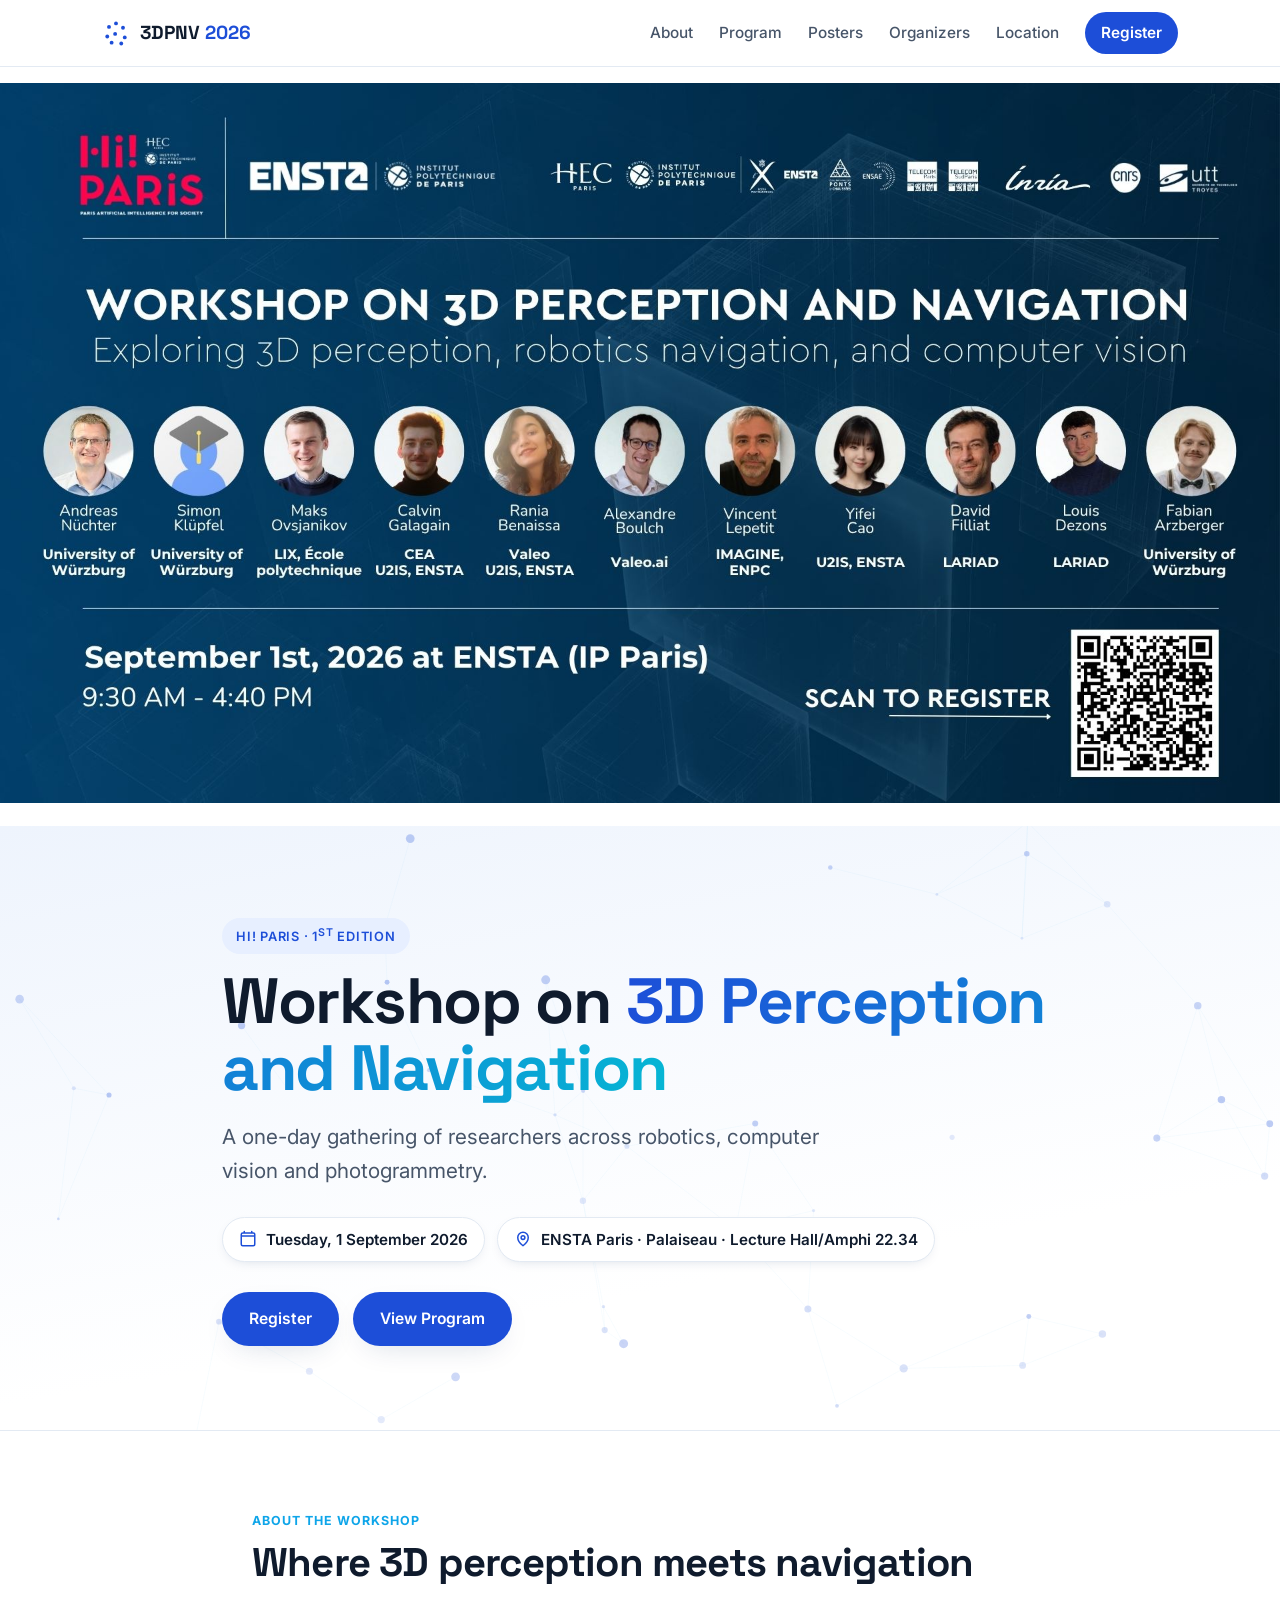
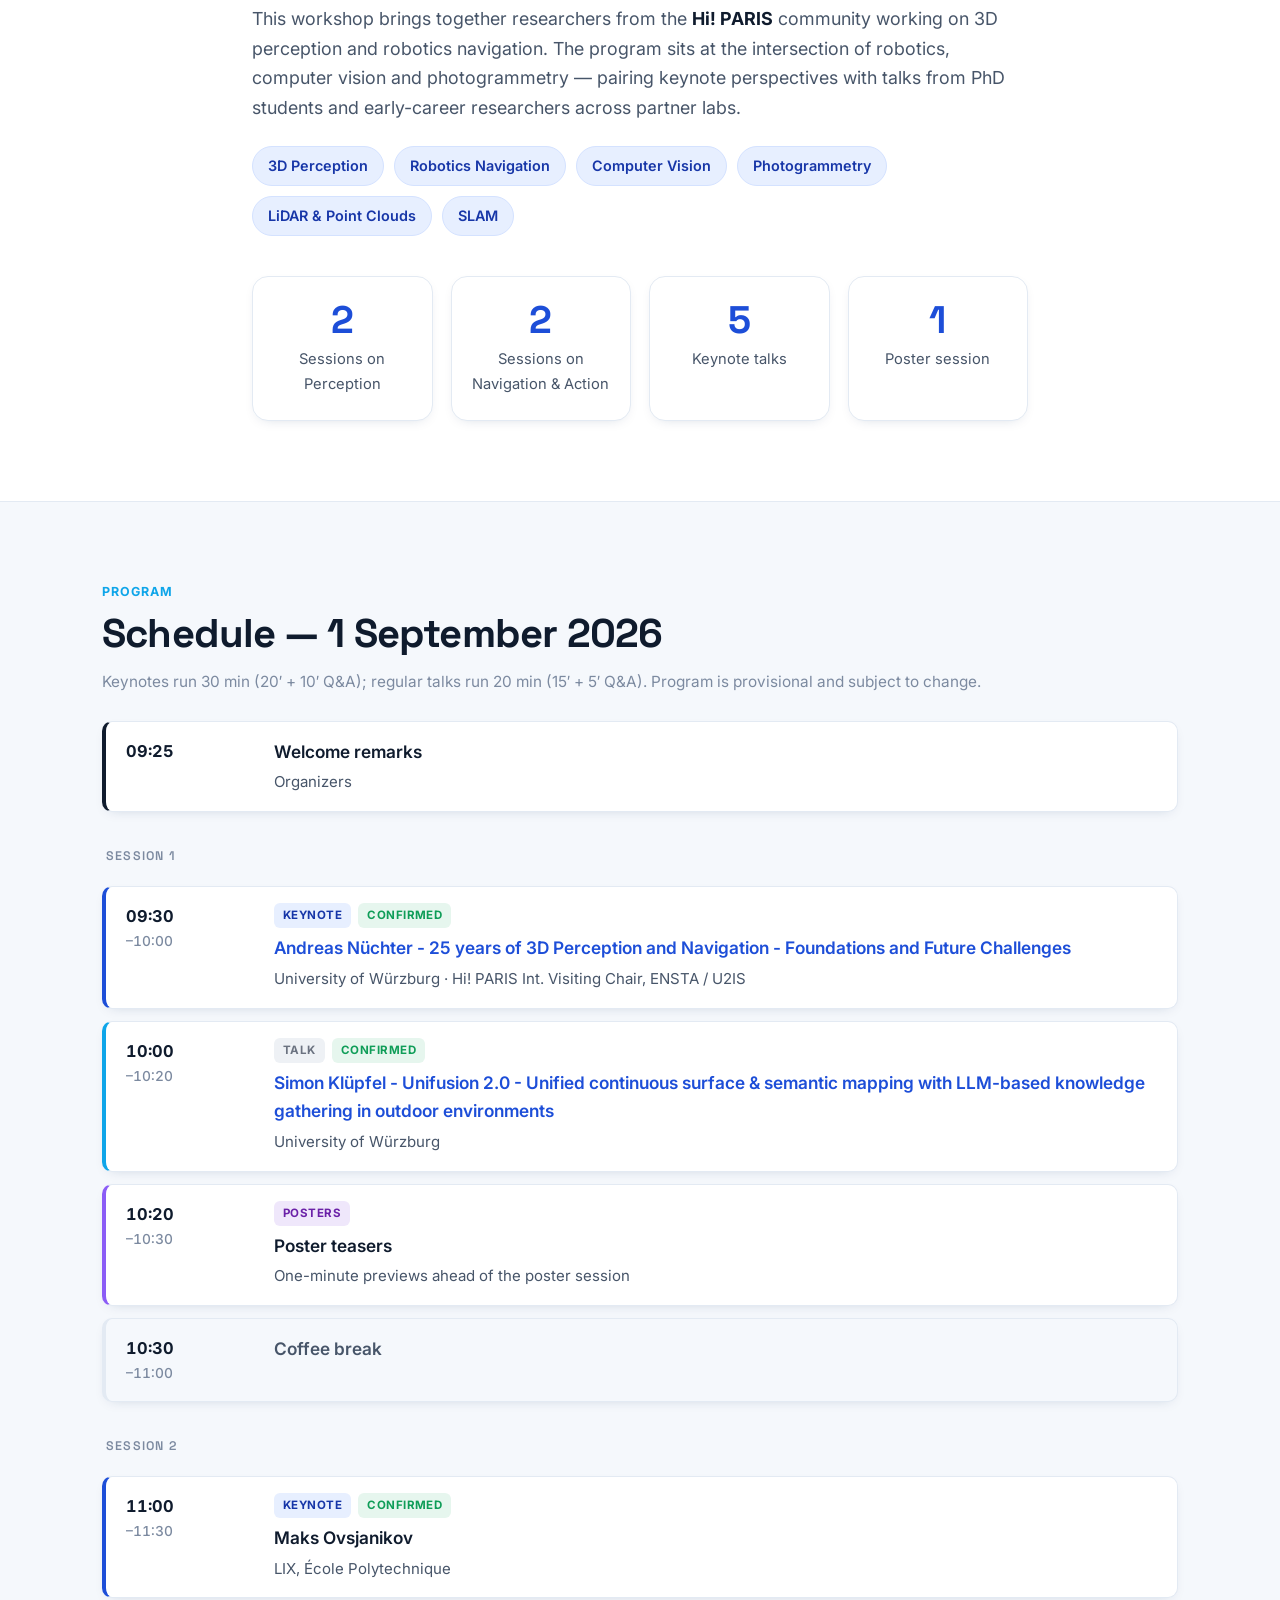
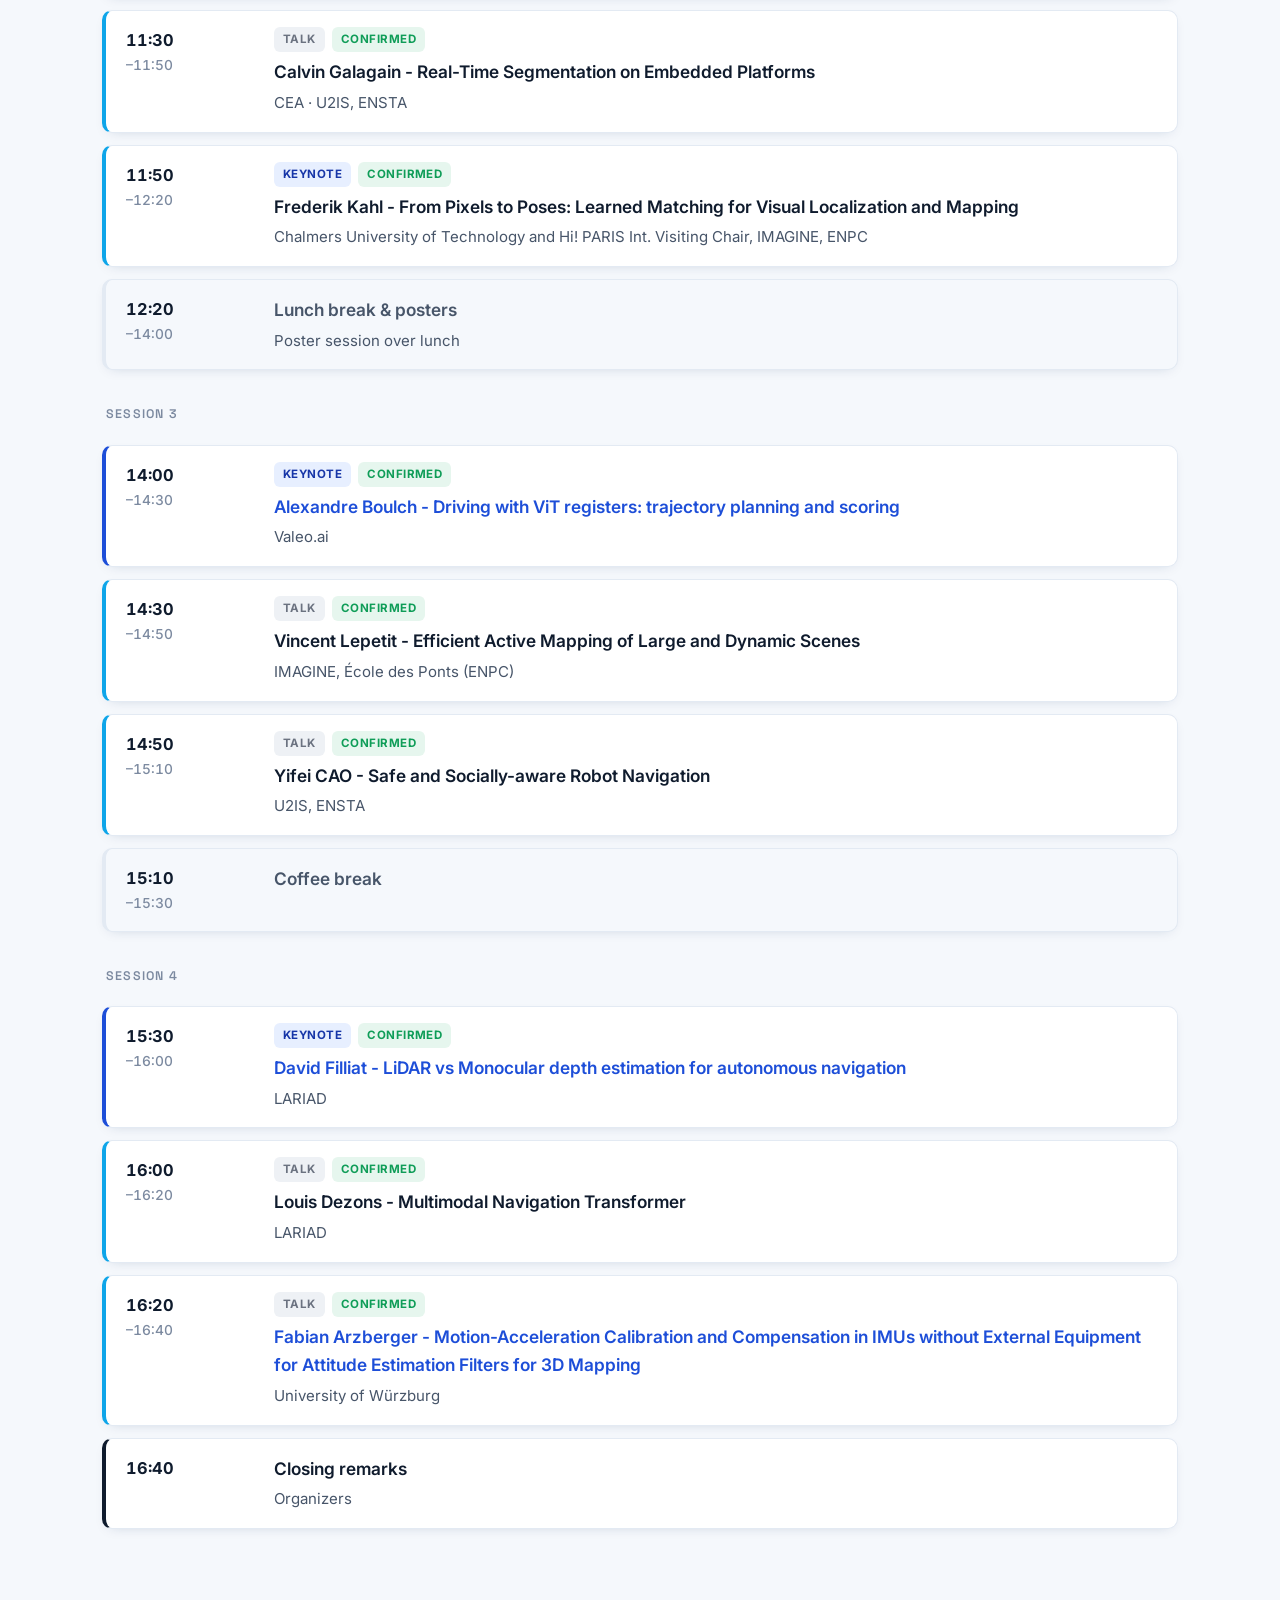
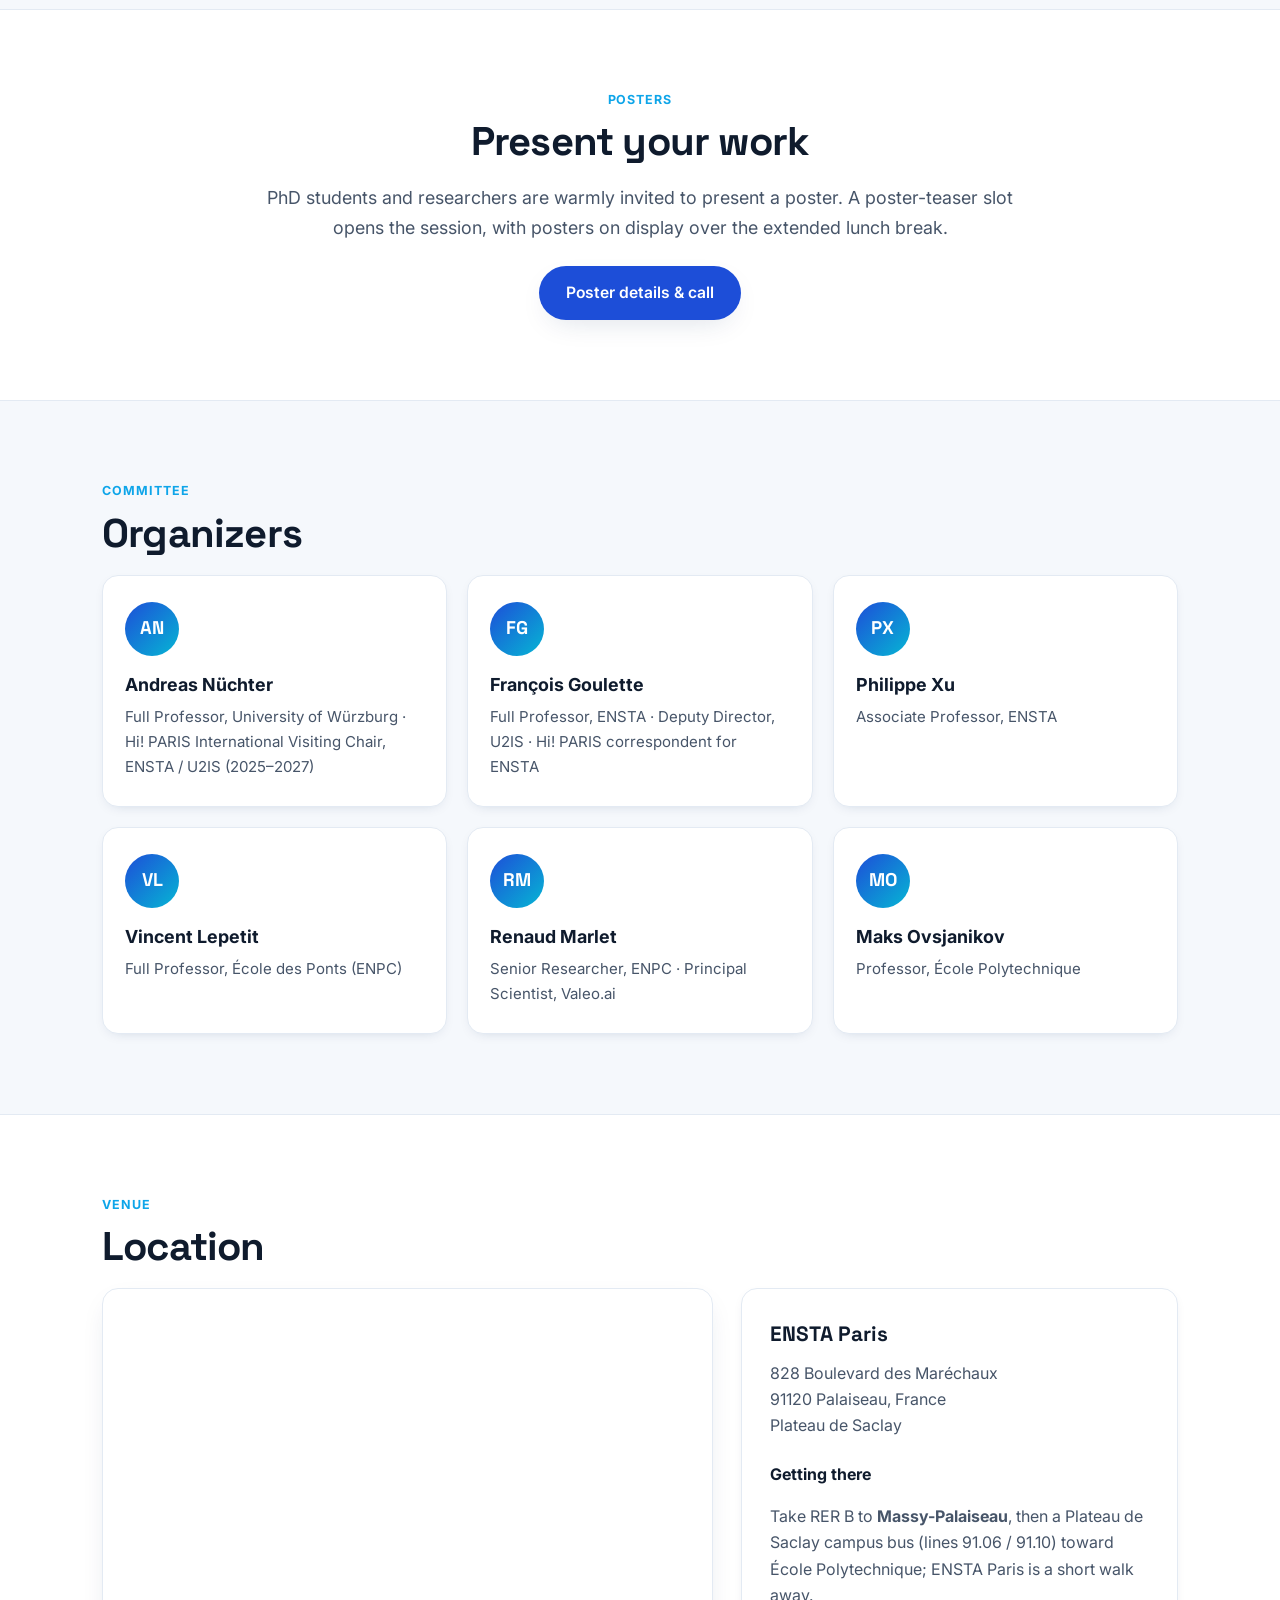
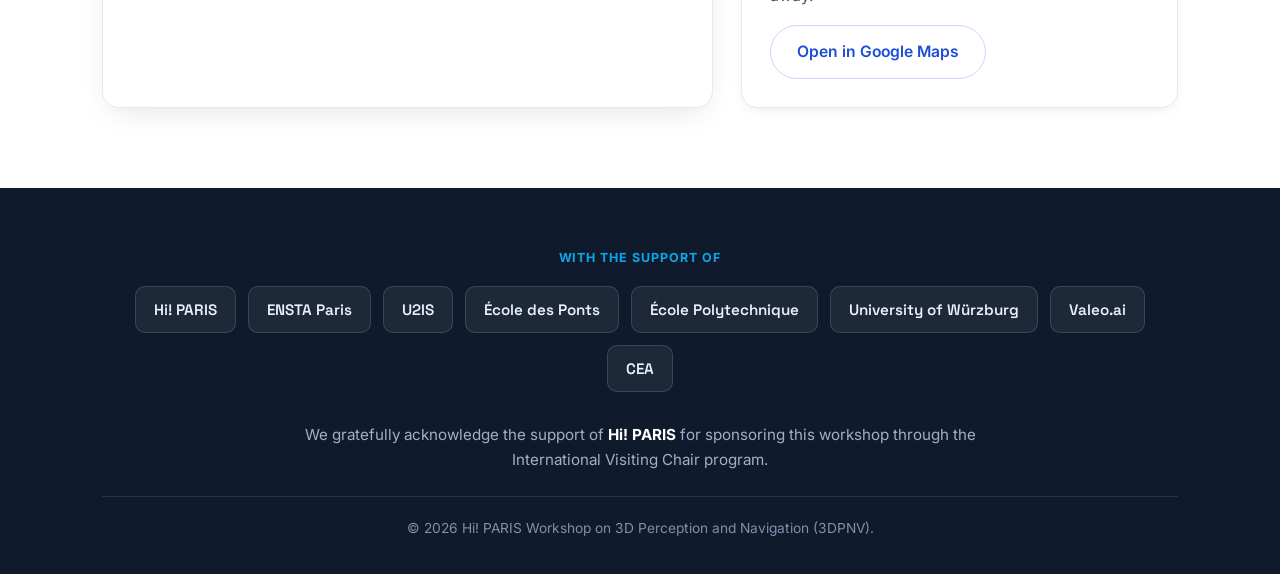
<file: index.html>
<!DOCTYPE html>
<html lang="en">
<head>
  <meta charset="UTF-8" />
  <meta name="viewport" content="width=device-width, initial-scale=1.0" />
  <title>3DPNV 2026 — Hi! PARIS Workshop on 3D Perception and Navigation</title>
  <meta name="description" content="Hi! PARIS 1st Workshop on 3D Perception and Navigation — ENSTA Paris, 1 September 2026. Bringing together researchers in robotics, computer vision and photogrammetry." />
  <meta name="author" content="Lakshminarasimhan Srinivasan" />

  <!-- Open Graph -->
  <meta property="og:title" content="3DPNV 2026 — Hi! PARIS Workshop on 3D Perception and Navigation" />
  <meta property="og:description" content="ENSTA Paris · 1 September 2026 · 3D perception, robotics navigation, computer vision and photogrammetry." />
  <meta property="og:type" content="website" />

  <link rel="icon" type="image/svg+xml" href="favicon.svg" />
  <link rel="preconnect" href="https://fonts.googleapis.com" />
  <link rel="preconnect" href="https://fonts.gstatic.com" crossorigin />
  <link href="https://fonts.googleapis.com/css2?family=Inter:wght@400;500;600;700;800&family=Space+Grotesk:wght@500;600;700&display=swap" rel="stylesheet" />
  <link rel="stylesheet" href="css/styles.css" />
</head>
<body>

  <!-- ===================== NAVBAR ===================== -->
  <header class="navbar" id="top">
    <div class="container nav-inner">
      <a href="#" class="brand">
        <span class="brand-mark" aria-hidden="true">
          <svg viewBox="0 0 32 32" width="28" height="28" fill="none">
            <circle cx="8" cy="9" r="2.2" /><circle cx="16" cy="5" r="2.2" /><circle cx="24" cy="10" r="2.2" />
            <circle cx="6" cy="20" r="2.2" /><circle cx="15" cy="17" r="2.2" /><circle cx="26" cy="21" r="2.2" />
            <circle cx="11" cy="27" r="2.2" /><circle cx="22" cy="28" r="2.2" />
          </svg>
        </span>
        <span class="brand-text">3DPNV<span class="brand-year">&nbsp;2026</span></span>
      </a>

      <nav class="nav-links" id="navLinks" aria-label="Primary">
        <a href="#about">About</a>
        <a href="#schedule">Program</a>
        <a href="posters.html">Posters</a>
        <a href="#organizers">Organizers</a>
        <a href="#location">Location</a>
        <a href="https://www.eventbrite.de/e/hi-paris-1st-workshop-on-3d-perception-and-navigation-tickets-1991779590372" class="nav-cta">Register</a>
      </nav>

      <button class="nav-toggle" id="navToggle" aria-label="Toggle menu" aria-expanded="false" aria-controls="navLinks">
        <span></span><span></span><span></span>
      </button>
    </div>
  </header>

  <p>
    <img src="Workshop_on_3D_Perception_and_Navigation.jpg" alt="workshop banner">
  </p>
  
  <!-- ===================== HERO ===================== -->
  <section class="hero">
    <div class="hero-bg" aria-hidden="true">
      <svg class="dots" viewBox="0 0 1200 600" preserveAspectRatio="xMidYMid slice"></svg>
    </div>
    <div class="container hero-inner">
      <p class="hero-eyebrow">Hi! PARIS · 1<sup>st</sup> Edition</p>
      <h1 class="hero-title">Workshop on <span class="grad">3D Perception<br />and Navigation</span></h1>
      <p class="hero-sub">A one-day gathering of researchers across robotics, computer vision and photogrammetry.</p>

      <div class="hero-meta">
        <span class="meta-pill"><svg viewBox="0 0 24 24" width="18" height="18" aria-hidden="true"><path d="M7 2v2M17 2v2M3 8h18M5 4h14a2 2 0 0 1 2 2v13a2 2 0 0 1-2 2H5a2 2 0 0 1-2-2V6a2 2 0 0 1 2-2z" /></svg> Tuesday, 1 September 2026</span>
        <span class="meta-pill"><svg viewBox="0 0 24 24" width="18" height="18" aria-hidden="true"><path d="M12 21s-7-5.2-7-11a7 7 0 0 1 14 0c0 5.8-7 11-7 11z" /><circle cx="12" cy="10" r="2.5" /></svg> ENSTA Paris · Palaiseau · Lecture Hall/Amphi 22.34 </span>
      </div>

      <div class="hero-actions">
        <a href="https://www.eventbrite.de/e/hi-paris-1st-workshop-on-3d-perception-and-navigation-tickets-1991779590372" class="btn btn-primary">Register</a>
        <a href="#schedule" class="btn btn-primary">View Program</a>
      </div>
    </div>
  </section>

  <!-- ===================== ABOUT ===================== -->
  <section id="about" class="section">
    <div class="container narrow">
      <p class="kicker">About the workshop</p>
      <h2 class="section-title">Where 3D perception meets navigation</h2>
      <p class="lead">
        This workshop brings together researchers from the <strong>Hi! PARIS</strong> community working on
        3D perception and robotics navigation. The program sits at the intersection of robotics, computer
        vision and photogrammetry — pairing keynote perspectives with talks from PhD students and early-career
        researchers across partner labs.
      </p>
      <div class="chips">
        <span class="chip">3D Perception</span>
        <span class="chip">Robotics Navigation</span>
        <span class="chip">Computer Vision</span>
        <span class="chip">Photogrammetry</span>
        <span class="chip">LiDAR &amp; Point Clouds</span>
        <span class="chip">SLAM</span>
      </div>

      <div class="facts">
        <div class="fact">
          <span class="fact-num">2</span>
          <span class="fact-label">Sessions on Perception</span>
        </div>
        <div class="fact">
          <span class="fact-num">2</span>
          <span class="fact-label">Sessions on Navigation &amp; Action</span>
        </div>
        <div class="fact">
          <span class="fact-num">5</span>
          <span class="fact-label">Keynote talks</span>
        </div>
        <div class="fact">
          <span class="fact-num">1</span>
          <span class="fact-label">Poster session</span>
        </div>
      </div>
    </div>
  </section>

  <!-- ===================== SCHEDULE ===================== -->
  <section id="schedule" class="section section-alt">
    <div class="container">
      <p class="kicker">Program</p>
      <h2 class="section-title">Schedule — 1 September 2026</h2>
      <p class="section-note">
        Keynotes run 30 min (20′ + 10′ Q&amp;A); regular talks run 20 min (15′ + 5′ Q&amp;A).
        Program is provisional and subject to change.
      </p>

    
      <div class="sched-panel active" id="morning" role="tabpanel">
        <div class="timeline">

          <div class="t-item type-open">
            <div class="t-time">09:25</div>
            <div class="t-body">
              <h3 class="t-title">Welcome remarks</h3>
              <p class="t-meta">Organizers</p>
            </div>
          </div>

          <div class="session-label">Session 1</div>

          <div class="t-item type-keynote">
            <div class="t-time">09:30<span>–10:00</span></div>
            <div class="t-body">
              <div class="t-tags"><span class="tag tag-keynote">Keynote</span><span class="tag tag-ok">Confirmed</span></div>
              <h3 class="t-title"><a href="https://robotik.informatik.uni-wuerzburg.de/telematics/download/Paris_3DPNV2026_Andreas.pdf">Andreas Nüchter - 25 years of 3D Perception
and Navigation - Foundations and Future Challenges</a></h3>
              <p class="t-meta">University of Würzburg · Hi! PARIS Int. Visiting Chair, ENSTA / U2IS</p>
            </div>
          </div>

          <div class="t-item type-talk">
            <div class="t-time">10:00<span>–10:20</span></div>
            <div class="t-body">
              <div class="t-tags"><span class="tag">Talk</span><span class="tag tag-ok">Confirmed</span></div>
              <h3 class="t-title"><a href="https://robotik.informatik.uni-wuerzburg.de/telematics/download/Paris_3DPNV2026_Simon.pdf">Simon Klüpfel - Unifusion 2.0 - Unified continuous surface & semantic mapping with LLM-based knowledge gathering in outdoor environments</a></h3>
              <p class="t-meta">University of Würzburg</p>
            </div>
          </div>

          <div class="t-item type-poster">
            <div class="t-time">10:20<span>–10:30</span></div>
            <div class="t-body">
              <div class="t-tags"><span class="tag tag-poster">Posters</span></div>
              <h3 class="t-title">Poster teasers</h3>
              <p class="t-meta">One-minute previews ahead of the poster session</p>
            </div>
          </div>

          <div class="t-item type-break">
            <div class="t-time">10:30<span>–11:00</span></div>
            <div class="t-body">
              <h3 class="t-title">Coffee break</h3>
            </div>
          </div>

          <div class="session-label">Session 2</div>

          <div class="t-item type-keynote">
            <div class="t-time">11:00<span>–11:30</span></div>
            <div class="t-body">
              <div class="t-tags"><span class="tag tag-keynote">Keynote</span><span class="tag tag-ok">Confirmed</span></div>
              <h3 class="t-title">Maks Ovsjanikov</h3>
              <p class="t-meta">LIX, École Polytechnique</p>
            </div>
          </div>

          <div class="t-item type-talk">
            <div class="t-time">11:30<span>–11:50</span></div>
            <div class="t-body">
              <div class="t-tags"><span class="tag">Talk</span><span class="tag tag-ok">Confirmed</span></div>
              <h3 class="t-title">Calvin Galagain - Real-Time Segmentation on Embedded Platforms</h3>
              <p class="t-meta">CEA · U2IS, ENSTA</p>
            </div>
          </div>

          <div class="t-item type-talk">
            <div class="t-time">11:50<span>–12:20</span></div>
            <div class="t-body">
               <div class="t-tags"><span class="tag tag-keynote">Keynote</span><span class="tag tag-ok">Confirmed</span></div>
              <h3 class="t-title">Frederik Kahl -  From Pixels to Poses: Learned Matching for Visual Localization and Mapping
</h3>
              <p class="t-meta">Chalmers University of Technology and Hi! PARIS Int. Visiting Chair, IMAGINE, ENPC</p>
            </div>
          </div>

          <div class="t-item type-break">
            <div class="t-time">12:20<span>–14:00</span></div>
            <div class="t-body">
              <h3 class="t-title">Lunch break &amp; posters</h3>
              <p class="t-meta">Poster session over lunch</p>
            </div>
          </div>

          <div class="session-label">Session 3</div>

          <div class="t-item type-keynote">
            <div class="t-time">14:00<span>–14:30</span></div>
            <div class="t-body">
              <div class="t-tags"><span class="tag tag-keynote">Keynote</span><span class="tag tag-ok">Confirmed</span></div>
              <h3 class="t-title"><a href="https://robotik.informatik.uni-wuerzburg.de/telematics/download/20260901_HiParis_W3DPNV_DrivoR_TOAD.pdf">Alexandre Boulch - Driving with ViT registers: trajectory planning and scoring</a></h3>
              <p class="t-meta">Valeo.ai</p>
            </div>
          </div>

          <div class="t-item type-talk">
            <div class="t-time">14:30<span>–14:50</span></div>
            <div class="t-body">
              <div class="t-tags"><span class="tag">Talk</span><span class="tag tag-ok">Confirmed</span></div>
              <h3 class="t-title">Vincent Lepetit - Efficient Active Mapping of Large and Dynamic Scenes</h3>
              <p class="t-meta">IMAGINE, École des Ponts (ENPC)</p>
            </div>
          </div>

          <div class="t-item type-talk">
            <div class="t-time">14:50<span>–15:10</span></div>
            <div class="t-body">
              <div class="t-tags"><span class="tag">Talk</span><span class="tag tag-ok">Confirmed</span></div>
              <h3 class="t-title">Yifei CAO - Safe and Socially-aware Robot Navigation</h3>
              <p class="t-meta">U2IS, ENSTA</p>
            </div>
          </div>

          <div class="t-item type-break">
            <div class="t-time">15:10<span>–15:30</span></div>
            <div class="t-body">
              <h3 class="t-title">Coffee break</h3>
            </div>
          </div>

          <div class="session-label">Session 4</div>

          <div class="t-item type-keynote">
            <div class="t-time">15:30<span>–16:00</span></div>
            <div class="t-body">
              <div class="t-tags"><span class="tag tag-keynote">Keynote</span><span class="tag tag-ok">Confirmed</span></div>
              <h3 class="t-title"><a href="https://robotik.informatik.uni-wuerzburg.de/telematics/download/20260901-3DPNV-stacknav.pdf">David Filliat - LiDAR vs Monocular depth estimation for autonomous navigation</a></h3>
              <p class="t-meta">LARIAD</p>
            </div>
          </div>

          <div class="t-item type-talk">
            <div class="t-time">16:00<span>–16:20</span></div>
            <div class="t-body">
              <div class="t-tags"><span class="tag">Talk</span><span class="tag tag-ok">Confirmed</span></div>
              <h3 class="t-title">Louis Dezons - Multimodal Navigation Transformer</h3>
              <p class="t-meta">LARIAD</p>
            </div>
          </div>

          <div class="t-item type-talk">
            <div class="t-time">16:20<span>–16:40</span></div>
            <div class="t-body">
              <div class="t-tags"><span class="tag">Talk</span><span class="tag tag-ok">Confirmed</span></div>
              <h3 class="t-title"><a href="https://robotik.informatik.uni-wuerzburg.de/telematics/download/Paris_3DPNV2026_Fabi.pdf">Fabian Arzberger - Motion-Acceleration Calibration and Compensation in IMUs without External Equipment for Attitude Estimation Filters for 3D Mapping</a></h3>
              <p class="t-meta">University of Würzburg</p>
            </div>
          </div>

          <div class="t-item type-close">
            <div class="t-time">16:40</div>
            <div class="t-body">
              <h3 class="t-title">Closing remarks</h3>
              <p class="t-meta">Organizers</p>
            </div>
          </div>

        </div>
      </div>
    </div>
  </section>

  <!-- ===================== POSTERS ===================== -->
  <section id="posters" class="section">
    <div class="container narrow center">
      <p class="kicker">Posters</p>
      <h2 class="section-title">Present your work</h2>
      <p class="lead">
        PhD students and researchers are warmly invited to present a poster. A poster-teaser slot opens the
        session, with posters on display over the extended lunch break.
      </p>
      <a href="posters.html" class="btn btn-primary">Poster details &amp; call</a>
    </div>
  </section>

  <!-- ===================== ORGANIZERS ===================== -->
  <section id="organizers" class="section section-alt">
    <div class="container">
      <p class="kicker">Committee</p>
      <h2 class="section-title">Organizers</h2>

      <div class="org-grid">
        <article class="org-card">
          <span class="avatar" data-name="AN">AN</span>
          <h3>Andreas Nüchter</h3>
          <p>Full Professor, University of Würzburg · Hi! PARIS International Visiting Chair, ENSTA / U2IS (2025–2027)</p>
        </article>
        <article class="org-card">
          <span class="avatar" data-name="FG">FG</span>
          <h3>François Goulette</h3>
          <p>Full Professor, ENSTA · Deputy Director, U2IS · Hi! PARIS correspondent for ENSTA</p>
        </article>
        <article class="org-card">
          <span class="avatar" data-name="PX">PX</span>
          <h3>Philippe Xu</h3>
          <p>Associate Professor, ENSTA</p>
        </article>
        <article class="org-card">
          <span class="avatar" data-name="VL">VL</span>
          <h3>Vincent Lepetit</h3>
          <p>Full Professor, École des Ponts (ENPC)</p>
        </article>
        <article class="org-card">
          <span class="avatar" data-name="RM">RM</span>
          <h3>Renaud Marlet</h3>
          <p>Senior Researcher, ENPC · Principal Scientist, Valeo.ai</p>
        </article>
        <article class="org-card">
          <span class="avatar" data-name="MO">MO</span>
          <h3>Maks Ovsjanikov</h3>
          <p>Professor, École Polytechnique</p>
        </article>
      </div>
    </div>
  </section>

  <!-- ===================== LOCATION ===================== -->
  <section id="location" class="section">
    <div class="container">
      <p class="kicker">Venue</p>
      <h2 class="section-title">Location</h2>

      <div class="loc-grid">
        <div class="loc-map">
          <iframe
            title="Map to ENSTA Paris"
            src="https://maps.google.com/maps?width=100%25&amp;height=600&amp;hl=en&amp;q=ENSTA%20Paris%2C%20828%20Boulevard%20des%20Mar%C3%A9chaux%2C%20Palaiseau&amp;t=&amp;z=15&amp;ie=UTF8&amp;iwloc=B&amp;output=embed"
            loading="lazy" referrerpolicy="no-referrer-when-downgrade"></iframe>
        </div>
        <div class="loc-info">
          <h3>ENSTA Paris</h3>
          <p class="loc-addr">828 Boulevard des Maréchaux<br />91120 Palaiseau, France<br />Plateau de Saclay</p>
          <h4>Getting there</h4>
          <p>
            Take RER&nbsp;B to <strong>Massy-Palaiseau</strong>, then a Plateau de Saclay campus bus
            (lines 91.06 / 91.10) toward École Polytechnique; ENSTA Paris is a short walk away.
          </p>
          <a class="btn btn-ghost" href="https://www.google.com/maps/search/?api=1&amp;query=ENSTA+Paris+Palaiseau" target="_blank" rel="noopener">Open in Google Maps</a>
        </div>
      </div>
    </div>
  </section>

  <!-- ===================== PARTNERS / FOOTER ===================== -->
  <footer class="footer">
    <div class="container">
      <p class="kicker center">With the support of</p>
      <div class="partners">
        <span class="partner">Hi! PARIS</span>
        <span class="partner">ENSTA Paris</span>
        <span class="partner">U2IS</span>
        <span class="partner">École des Ponts</span>
        <span class="partner">École Polytechnique</span>
        <span class="partner">University of Würzburg</span>
        <span class="partner">Valeo.ai</span>
        <span class="partner">CEA</span>
      </div>
      <p class="ack">
        We gratefully acknowledge the support of <strong>Hi! PARIS</strong> for sponsoring this workshop
        through the International Visiting Chair program.
      </p>
      <p class="copyright">© 2026 Hi! PARIS Workshop on 3D Perception and Navigation (3DPNV).</p>
    </div>
  </footer>

  <script src="js/main.js"></script>
</body>
</html>
</file>
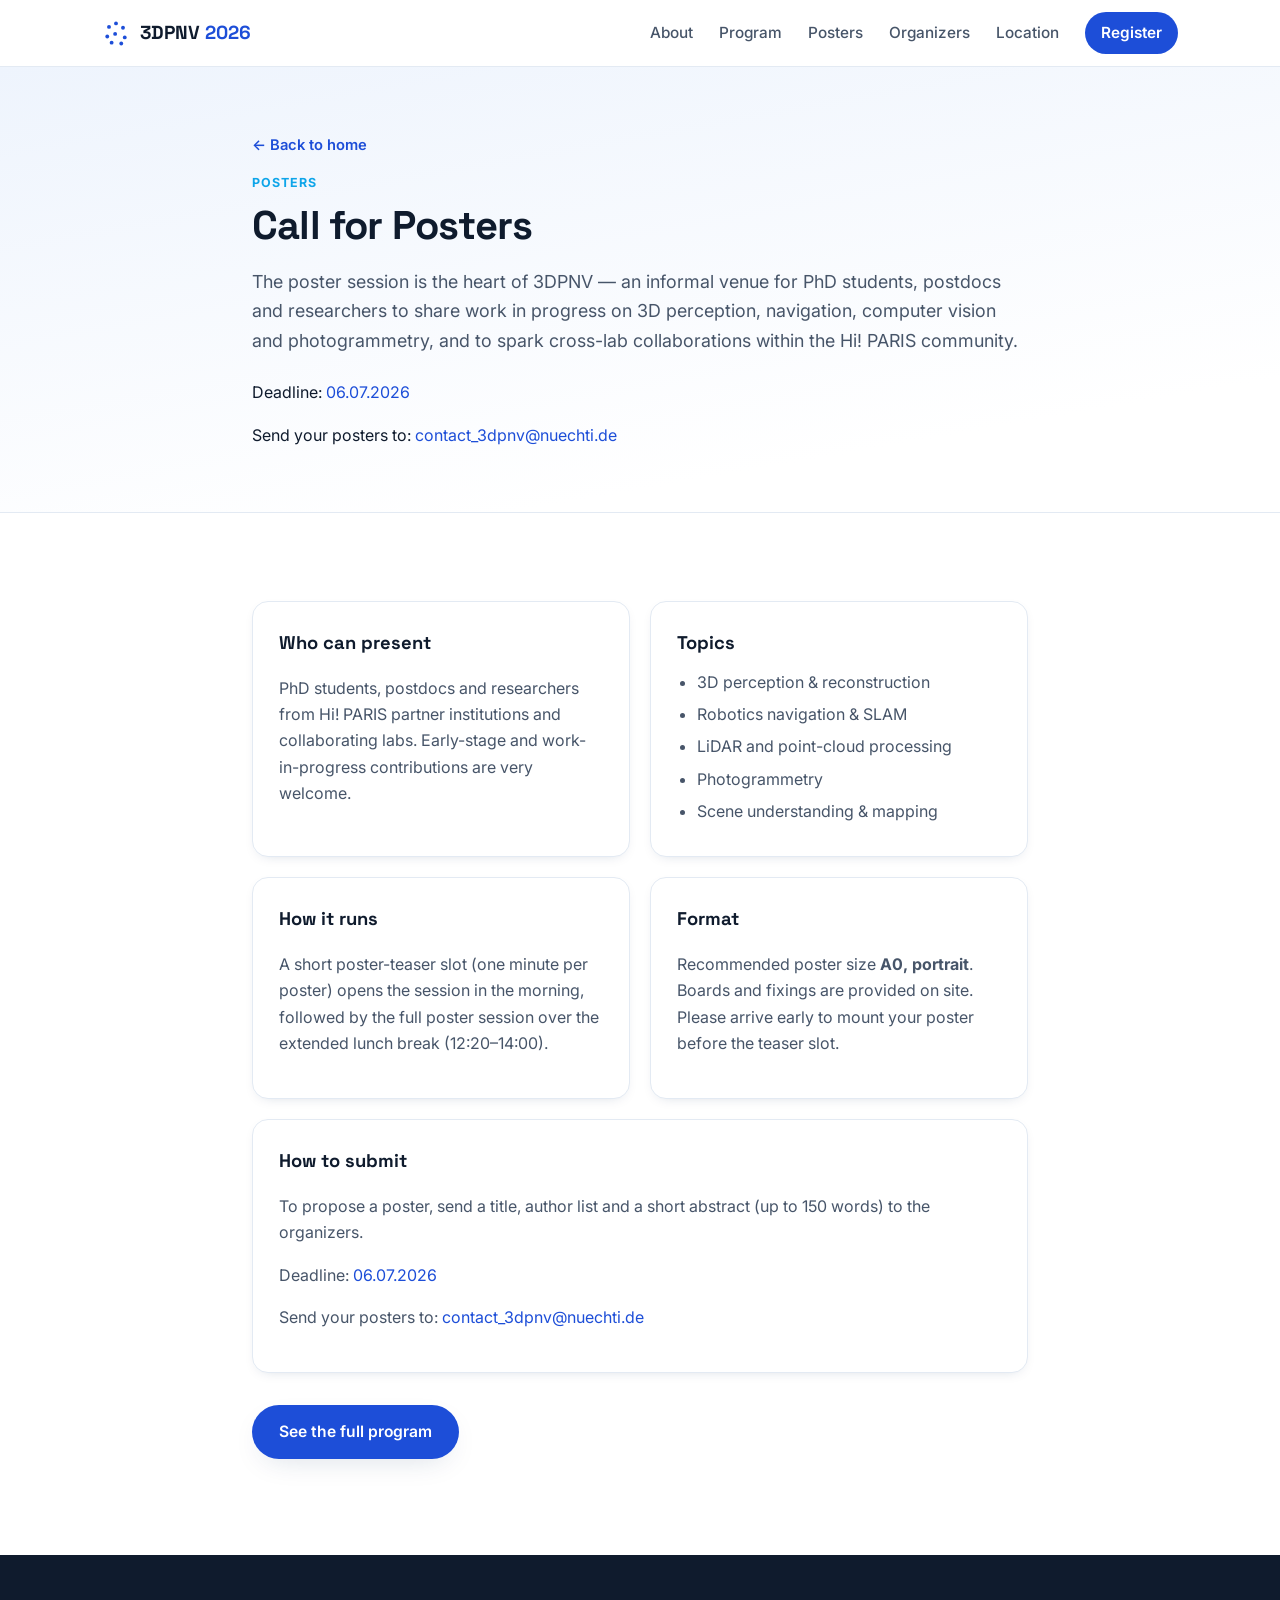
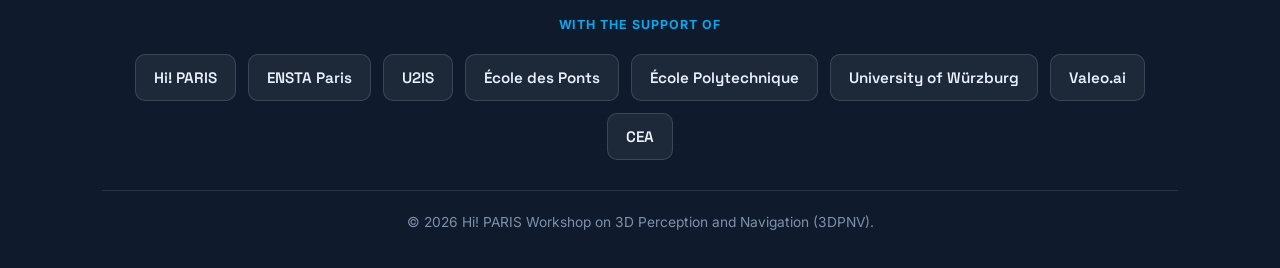
<file: posters.html>
<!DOCTYPE html>
<html lang="en">
<head>
  <meta charset="UTF-8" />
  <meta name="viewport" content="width=device-width, initial-scale=1.0" />
  <title>Posters — 3DPNV 2026</title>
  <meta name="description" content="Call for posters — Hi! PARIS 1st Workshop on 3D Perception and Navigation, ENSTA Paris, 1 September 2026." />
  <meta name="author" content="Lakshminarasimhan Srinivasan" />
  <link rel="icon" type="image/svg+xml" href="favicon.svg" />
  <link rel="preconnect" href="https://fonts.googleapis.com" />
  <link rel="preconnect" href="https://fonts.gstatic.com" crossorigin />
  <link href="https://fonts.googleapis.com/css2?family=Inter:wght@400;500;600;700;800&family=Space+Grotesk:wght@500;600;700&display=swap" rel="stylesheet" />
  <link rel="stylesheet" href="css/styles.css" />
</head>
<body>

  <!-- NAVBAR -->
  <header class="navbar" id="top">
    <div class="container nav-inner">
      <a href="index.html#top" class="brand">
        <span class="brand-mark" aria-hidden="true">
          <svg viewBox="0 0 32 32" width="28" height="28" fill="none">
            <circle cx="8" cy="9" r="2.2" /><circle cx="16" cy="5" r="2.2" /><circle cx="24" cy="10" r="2.2" />
            <circle cx="6" cy="20" r="2.2" /><circle cx="15" cy="17" r="2.2" /><circle cx="26" cy="21" r="2.2" />
            <circle cx="11" cy="27" r="2.2" /><circle cx="22" cy="28" r="2.2" />
          </svg>
        </span>
        <span class="brand-text">3DPNV<span class="brand-year">&nbsp;2026</span></span>
      </a>
      <nav class="nav-links" id="navLinks" aria-label="Primary">
        <a href="index.html#about">About</a>
        <a href="index.html#schedule">Program</a>
        <a href="posters.html">Posters</a>
        <a href="index.html#organizers">Organizers</a>
        <a href="index.html#location">Location</a>
        <a href="https://www.eventbrite.de/e/hi-paris-1st-workshop-on-3d-perception-and-navigation-tickets-1991779590372" class="nav-cta">Register</a>
      </nav>
      <button class="nav-toggle" id="navToggle" aria-label="Toggle menu" aria-expanded="false" aria-controls="navLinks">
        <span></span><span></span><span></span>
      </button>
    </div>
  </header>

  <!-- HERO -->
  <section class="subpage-hero">
    <div class="container narrow">
      <a href="index.html" class="back-link">← Back to home</a>
      <p class="kicker">Posters</p>
      <h1 class="section-title">Call for Posters</h1>
      <p class="lead">
        The poster session is the heart of 3DPNV — an informal venue for PhD students, postdocs and researchers
        to share work in progress on 3D perception, navigation, computer vision and photogrammetry, and to spark
        cross-lab collaborations within the Hi! PARIS community.
      </p>
      <p>  <span class="brand-text">Deadline:<span class="brand-year">&nbsp;06.07.2026</span> </span> </p>
      <p>  <span class="brand-text">Send your posters to:<span class="brand-year">&nbsp;contact_3dpnv@nuechti.de</span> </span> </p>
      
    </div>
  </section>

  <!-- DETAILS -->
  <section class="section">
    <div class="container narrow">
      <div class="info-grid">
        <div class="info-card">
          <h3>Who can present</h3>
          <p>PhD students, postdocs and researchers from Hi! PARIS partner institutions and collaborating labs.
             Early-stage and work-in-progress contributions are very welcome.</p>
        </div>
        <div class="info-card">
          <h3>Topics</h3>
          <ul>
            <li>3D perception &amp; reconstruction</li>
            <li>Robotics navigation &amp; SLAM</li>
            <li>LiDAR and point-cloud processing</li>
            <li>Photogrammetry</li>
            <li>Scene understanding &amp; mapping</li>
          </ul>
        </div>
        <div class="info-card">
          <h3>How it runs</h3>
          <p>A short poster-teaser slot (one minute per poster) opens the session in the morning, followed by the
             full poster session over the extended lunch break (12:20–14:00).</p>
        </div>
        <div class="info-card">
          <h3>Format</h3>
          <p>Recommended poster size <strong>A0, portrait</strong>. Boards and fixings are provided on site.
             Please arrive early to mount your poster before the teaser slot.</p>
        </div>
      </div>

      <div class="info-card" style="margin-top:20px">
        <h3>How to submit</h3>
        <p>To propose a poster, send a title, author list and a short abstract (up to 150 words) to the organizers.
        <p>  <span class="brand-text">Deadline:<span class="brand-year">&nbsp;06.07.2026</span> </span> </p>
      <p>  <span class="brand-text">Send your posters to:<span class="brand-year">&nbsp;contact_3dpnv@nuechti.de</span> </span> </p>   
        
      </div>

      <p style="margin-top:32px"><a href="index.html#schedule" class="btn btn-primary">See the full program</a></p>
    </div>
  </section>

  <!-- FOOTER -->
  <footer class="footer">
    <div class="container">
      <p class="kicker center">With the support of</p>
      <div class="partners">
        <span class="partner">Hi! PARIS</span>
        <span class="partner">ENSTA Paris</span>
        <span class="partner">U2IS</span>
        <span class="partner">École des Ponts</span>
        <span class="partner">École Polytechnique</span>
        <span class="partner">University of Würzburg</span>
        <span class="partner">Valeo.ai</span>
        <span class="partner">CEA</span>
      </div>
      <p class="copyright">© 2026 Hi! PARIS Workshop on 3D Perception and Navigation (3DPNV).</p>
    </div>
  </footer>

  <script src="js/main.js"></script>
</body>
</html>
</file>
<file: css/styles.css>
/* ============================================================
   3DPNV 2026 — Hi! PARIS Workshop on 3D Perception and Navigation
   Light & modern theme
   ============================================================ */

:root {
  --bg: #ffffff;
  --bg-alt: #f5f8fc;
  --bg-hero: #eef4fd;
  --ink: #0f1b2d;
  --ink-soft: #475569;
  --ink-faint: #7c8aa0;
  --line: #e3eaf3;
  --brand: #1d4ed8;
  --brand-dark: #1736a8;
  --brand-soft: #e7efff;
  --accent: #0ea5e9;
  --accent-2: #06b6d4;
  --ok: #0f9d58;
  --ok-bg: #e6f6ee;
  --warn: #b7791f;
  --warn-bg: #fdf3e2;
  --tba: #6b7280;
  --tba-bg: #eef1f5;
  --radius: 16px;
  --radius-sm: 10px;
  --shadow: 0 10px 30px -12px rgba(16, 42, 92, 0.18);
  --shadow-sm: 0 4px 14px -8px rgba(16, 42, 92, 0.25);
  --maxw: 1120px;
  --font: "Inter", system-ui, -apple-system, Segoe UI, Roboto, Helvetica, Arial, sans-serif;
  --display: "Space Grotesk", var(--font);
}

* { box-sizing: border-box; }

html { scroll-behavior: smooth; scroll-padding-top: 80px; }

body {
  margin: 0;
  font-family: var(--font);
  color: var(--ink);
  background: var(--bg);
  line-height: 1.65;
  -webkit-font-smoothing: antialiased;
  text-rendering: optimizeLegibility;
}

a { color: var(--brand); text-decoration: none; }
a:hover { text-decoration: underline; }

.container { width: 100%; max-width: var(--maxw); margin: 0 auto; padding: 0 22px; }
.narrow { max-width: 820px; }
.center { text-align: center; }

img, svg, iframe { max-width: 100%; }

/* ---------------- Navbar ---------------- */
.navbar {
  position: sticky; top: 0; z-index: 60;
  background: rgba(255, 255, 255, 0.85);
  backdrop-filter: saturate(160%) blur(10px);
  border-bottom: 1px solid var(--line);
}
.nav-inner { display: flex; align-items: center; justify-content: space-between; height: 66px; }

.brand { display: flex; align-items: center; gap: 10px; font-family: var(--display); font-weight: 700; font-size: 1.18rem; color: var(--ink); }
.brand:hover { text-decoration: none; }
.brand-mark svg circle { fill: var(--brand); }
.brand-mark { display: inline-flex; }
.brand-year { color: var(--brand); }

.nav-links { display: flex; align-items: center; gap: 26px; }
.nav-links a { color: var(--ink-soft); font-weight: 500; font-size: 0.96rem; }
.nav-links a:hover { color: var(--brand); text-decoration: none; }
.nav-cta {
  background: var(--brand); color: #fff !important; padding: 8px 16px;
  border-radius: 999px; font-weight: 600 !important;
}
.nav-cta:hover { background: var(--brand-dark); }

.nav-toggle { display: none; flex-direction: column; gap: 5px; background: none; border: 0; cursor: pointer; padding: 8px; }
.nav-toggle span { width: 24px; height: 2px; background: var(--ink); border-radius: 2px; transition: 0.25s; }
.nav-toggle.open span:nth-child(1) { transform: translateY(7px) rotate(45deg); }
.nav-toggle.open span:nth-child(2) { opacity: 0; }
.nav-toggle.open span:nth-child(3) { transform: translateY(-7px) rotate(-45deg); }

/* ---------------- Hero ---------------- */
.hero {
  position: relative; overflow: hidden;
  background: linear-gradient(170deg, var(--bg-hero) 0%, #ffffff 70%);
  padding: 92px 0 84px;
  border-bottom: 1px solid var(--line);
}
.hero-bg { position: absolute; inset: 0; pointer-events: none; }
.hero-bg .dots { width: 100%; height: 100%; opacity: 0.5; }
.hero-bg .dots circle { fill: var(--brand); }
.hero-bg .dots line { stroke: var(--accent); stroke-width: 0.6; }

.hero-inner { position: relative; z-index: 2; max-width: 880px; }
.hero-eyebrow {
  display: inline-block; margin: 0 0 14px; font-weight: 600; letter-spacing: 0.06em;
  text-transform: uppercase; font-size: 0.8rem; color: var(--brand);
  background: var(--brand-soft); padding: 6px 14px; border-radius: 999px;
}
.hero-title {
  font-family: var(--display); font-weight: 700; line-height: 1.05;
  font-size: clamp(2.3rem, 6vw, 4rem); margin: 0 0 18px; letter-spacing: -0.02em;
}
.hero-title .grad {
  background: linear-gradient(100deg, var(--brand), var(--accent-2));
  -webkit-background-clip: text; background-clip: text; color: transparent;
}
.hero-sub { font-size: clamp(1.05rem, 2.3vw, 1.3rem); color: var(--ink-soft); margin: 0 0 28px; max-width: 620px; }

.hero-meta { display: flex; flex-wrap: wrap; gap: 12px; margin-bottom: 30px; }
.meta-pill {
  display: inline-flex; align-items: center; gap: 9px;
  background: #fff; border: 1px solid var(--line); border-radius: 999px;
  padding: 9px 16px; font-weight: 600; font-size: 0.95rem; box-shadow: var(--shadow-sm);
}
.meta-pill svg { fill: none; stroke: var(--brand); stroke-width: 2; stroke-linecap: round; stroke-linejoin: round; }

.hero-actions { display: flex; flex-wrap: wrap; gap: 14px; }

/* ---------------- Buttons ---------------- */
.btn {
  display: inline-flex; align-items: center; justify-content: center;
  padding: 13px 26px; border-radius: 999px; font-weight: 600; font-size: 0.98rem;
  cursor: pointer; transition: transform 0.15s ease, box-shadow 0.2s ease, background 0.2s ease;
  border: 1px solid transparent;
}
.btn:hover { text-decoration: none; transform: translateY(-2px); }
.btn-primary { background: var(--brand); color: #fff; box-shadow: var(--shadow); }
.btn-primary:hover { background: var(--brand-dark); }
.btn-ghost { background: #fff; color: var(--brand); border-color: #c9d8f5; }
.btn-ghost:hover { border-color: var(--brand); background: var(--brand-soft); }

/* ---------------- Sections ---------------- */
.section { padding: 80px 0; }
.section-alt { background: var(--bg-alt); border-top: 1px solid var(--line); border-bottom: 1px solid var(--line); }

.kicker {
  margin: 0 0 10px; font-weight: 700; letter-spacing: 0.08em; text-transform: uppercase;
  font-size: 0.78rem; color: var(--accent);
}
.kicker.center { text-align: center; }
.section-title {
  font-family: var(--display); font-weight: 700; letter-spacing: -0.02em;
  font-size: clamp(1.7rem, 3.6vw, 2.5rem); margin: 0 0 18px; line-height: 1.12;
}
.section-note { color: var(--ink-faint); margin: -6px 0 26px; font-size: 0.96rem; }
.lead { font-size: 1.12rem; color: var(--ink-soft); margin: 0 0 24px; }
.lead strong { color: var(--ink); }

/* ---------------- About ---------------- */
.chips { display: flex; flex-wrap: wrap; gap: 10px; margin-bottom: 40px; }
.chip {
  background: var(--brand-soft); color: var(--brand-dark); font-weight: 600; font-size: 0.9rem;
  padding: 7px 15px; border-radius: 999px; border: 1px solid #d4e2ff;
}

.facts { display: grid; grid-template-columns: repeat(4, 1fr); gap: 18px; }
.fact {
  background: #fff; border: 1px solid var(--line); border-radius: var(--radius);
  padding: 24px 18px; text-align: center; box-shadow: var(--shadow-sm);
}
.fact-num {
  display: block; font-family: var(--display); font-weight: 700; font-size: 2.4rem;
  color: var(--brand); line-height: 1;
}
.fact-label { display: block; margin-top: 8px; color: var(--ink-soft); font-size: 0.92rem; }

/* ---------------- Schedule ---------------- */
.sched-tabs { display: inline-flex; gap: 6px; background: #fff; border: 1px solid var(--line); border-radius: 999px; padding: 5px; margin-bottom: 34px; box-shadow: var(--shadow-sm); flex-wrap: wrap; }
.tab {
  border: 0; background: none; cursor: pointer; font-family: var(--font);
  font-weight: 600; font-size: 0.95rem; color: var(--ink-soft);
  padding: 10px 20px; border-radius: 999px; transition: 0.2s;
}
.tab.active { background: var(--brand); color: #fff; }

.sched-panel { animation: fade 0.35s ease; }
.sched-panel[hidden] { display: none; }
@keyframes fade { from { opacity: 0; transform: translateY(6px); } to { opacity: 1; transform: none; } }

.session-label {
  font-family: var(--display); font-weight: 600; color: var(--ink-faint);
  text-transform: uppercase; letter-spacing: 0.1em; font-size: 0.78rem;
  margin: 22px 0 8px; padding-left: 4px;
}

.timeline { display: flex; flex-direction: column; gap: 12px; }
.t-item {
  display: grid; grid-template-columns: 130px 1fr; gap: 18px; align-items: start;
  background: #fff; border: 1px solid var(--line); border-left: 4px solid var(--line);
  border-radius: var(--radius-sm); padding: 16px 20px; box-shadow: var(--shadow-sm);
  transition: transform 0.15s ease, box-shadow 0.2s ease;
}
.t-item:hover { transform: translateX(3px); box-shadow: var(--shadow); }
.t-time { font-weight: 700; color: var(--ink); font-variant-numeric: tabular-nums; font-size: 1.02rem; }
.t-time span { display: block; color: var(--ink-faint); font-weight: 500; font-size: 0.86rem; }
.t-title { margin: 0; font-size: 1.08rem; font-weight: 600; }
.t-meta { margin: 4px 0 0; color: var(--ink-soft); font-size: 0.94rem; }
.t-tags { display: flex; flex-wrap: wrap; gap: 7px; margin-bottom: 6px; }

.tag {
  font-size: 0.72rem; font-weight: 700; text-transform: uppercase; letter-spacing: 0.04em;
  padding: 3px 9px; border-radius: 6px; background: var(--tba-bg); color: var(--tba);
}
.tag-keynote { background: var(--brand-soft); color: var(--brand-dark); }
.tag-poster { background: #efe7fb; color: #6b21a8; }
.tag-ok { background: var(--ok-bg); color: var(--ok); }
.tag-tbc { background: var(--warn-bg); color: var(--warn); }
.tag-tba { background: var(--tba-bg); color: var(--tba); }

.type-keynote { border-left-color: var(--brand); }
.type-talk { border-left-color: var(--accent); }
.type-poster { border-left-color: #8b5cf6; }
.type-break { border-left-color: var(--line); background: var(--bg-alt); }
.type-break .t-title { color: var(--ink-soft); font-weight: 600; }
.type-open, .type-close { border-left-color: var(--ink); }

/* ---------------- Organizers ---------------- */
.org-grid { display: grid; grid-template-columns: repeat(3, 1fr); gap: 20px; }
.org-card {
  background: #fff; border: 1px solid var(--line); border-radius: var(--radius);
  padding: 26px 22px; box-shadow: var(--shadow-sm); transition: transform 0.15s ease, box-shadow 0.2s ease;
}
.org-card:hover { transform: translateY(-4px); box-shadow: var(--shadow); }
.org-card h3 { margin: 14px 0 6px; font-size: 1.12rem; }
.org-card p { margin: 0; color: var(--ink-soft); font-size: 0.94rem; }
.avatar {
  display: inline-flex; align-items: center; justify-content: center;
  width: 54px; height: 54px; border-radius: 50%; font-family: var(--display);
  font-weight: 700; font-size: 1.15rem; color: #fff;
  background: linear-gradient(135deg, var(--brand), var(--accent-2));
}

/* ---------------- Location ---------------- */
.loc-grid { display: grid; grid-template-columns: 1.4fr 1fr; gap: 28px; align-items: stretch; }
.loc-map { border-radius: var(--radius); overflow: hidden; border: 1px solid var(--line); box-shadow: var(--shadow); min-height: 360px; }
.loc-map iframe { width: 100%; height: 100%; min-height: 360px; border: 0; display: block; }
.loc-info { background: #fff; border: 1px solid var(--line); border-radius: var(--radius); padding: 28px; box-shadow: var(--shadow-sm); }
.loc-info h3 { margin: 0 0 8px; font-size: 1.3rem; font-family: var(--display); }
.loc-info h4 { margin: 22px 0 6px; font-size: 1rem; }
.loc-addr { color: var(--ink-soft); margin: 0; }
.loc-info p { color: var(--ink-soft); }

/* ---------------- Footer ---------------- */
.footer { background: var(--ink); color: #cdd8e8; padding: 60px 0 34px; }
.footer .kicker { color: var(--accent); }
.partners { display: flex; flex-wrap: wrap; justify-content: center; gap: 12px; margin: 18px 0 30px; }
.partner {
  font-family: var(--display); font-weight: 600; font-size: 0.95rem; color: #eaf1fb;
  background: rgba(255, 255, 255, 0.06); border: 1px solid rgba(255, 255, 255, 0.14);
  padding: 10px 18px; border-radius: 10px;
}
.ack { max-width: 720px; margin: 0 auto 24px; text-align: center; color: #9fb0c9; font-size: 0.95rem; }
.ack strong { color: #fff; }
.copyright { text-align: center; color: #7e90ab; font-size: 0.86rem; margin: 0; padding-top: 20px; border-top: 1px solid rgba(255, 255, 255, 0.1); }

/* ---------------- Posters page ---------------- */
.subpage-hero { background: linear-gradient(170deg, var(--bg-hero), #fff 80%); padding: 64px 0 48px; border-bottom: 1px solid var(--line); }
.back-link { display: inline-flex; align-items: center; gap: 6px; font-weight: 600; font-size: 0.92rem; margin-bottom: 16px; }
.info-grid { display: grid; grid-template-columns: repeat(2, 1fr); gap: 20px; margin-top: 8px; }
.info-card { background: #fff; border: 1px solid var(--line); border-radius: var(--radius); padding: 26px; box-shadow: var(--shadow-sm); }
.info-card h3 { margin: 0 0 10px; font-family: var(--display); font-size: 1.15rem; }
.info-card p, .info-card li { color: var(--ink-soft); }
.info-card ul { margin: 0; padding-left: 20px; }
.info-card li { margin-bottom: 6px; }

/* ---------------- Responsive ---------------- */
@media (max-width: 860px) {
  .org-grid { grid-template-columns: repeat(2, 1fr); }
  .loc-grid { grid-template-columns: 1fr; }
  .facts { grid-template-columns: repeat(2, 1fr); }
  .info-grid { grid-template-columns: 1fr; }
}

@media (max-width: 720px) {
  .nav-links {
    position: fixed; inset: 66px 0 auto 0; flex-direction: column; align-items: flex-start;
    gap: 0; background: #fff; border-bottom: 1px solid var(--line);
    padding: 8px 22px 18px; transform: translateY(-130%); transition: transform 0.3s ease;
    box-shadow: var(--shadow); max-height: calc(100vh - 66px); overflow-y: auto;
  }
  .nav-links.open { transform: translateY(0); }
  .nav-links a { width: 100%; padding: 13px 0; border-bottom: 1px solid var(--line); }
  .nav-cta { width: 100%; text-align: center; margin-top: 12px; padding: 12px; }
  .nav-cta, .nav-links a:last-child { border-bottom: 0; }
  .nav-toggle { display: flex; }
}

@media (max-width: 520px) {
  .section { padding: 56px 0; }
  .hero { padding: 64px 0 56px; }
  .facts { grid-template-columns: 1fr 1fr; }
  .org-grid { grid-template-columns: 1fr; }
  .t-item { grid-template-columns: 1fr; gap: 8px; }
  .t-time span { display: inline; }
  .btn { width: 100%; }
  .hero-actions { width: 100%; }
}

@media (prefers-reduced-motion: reduce) {
  * { animation: none !important; scroll-behavior: auto !important; transition: none !important; }
}
</file>
